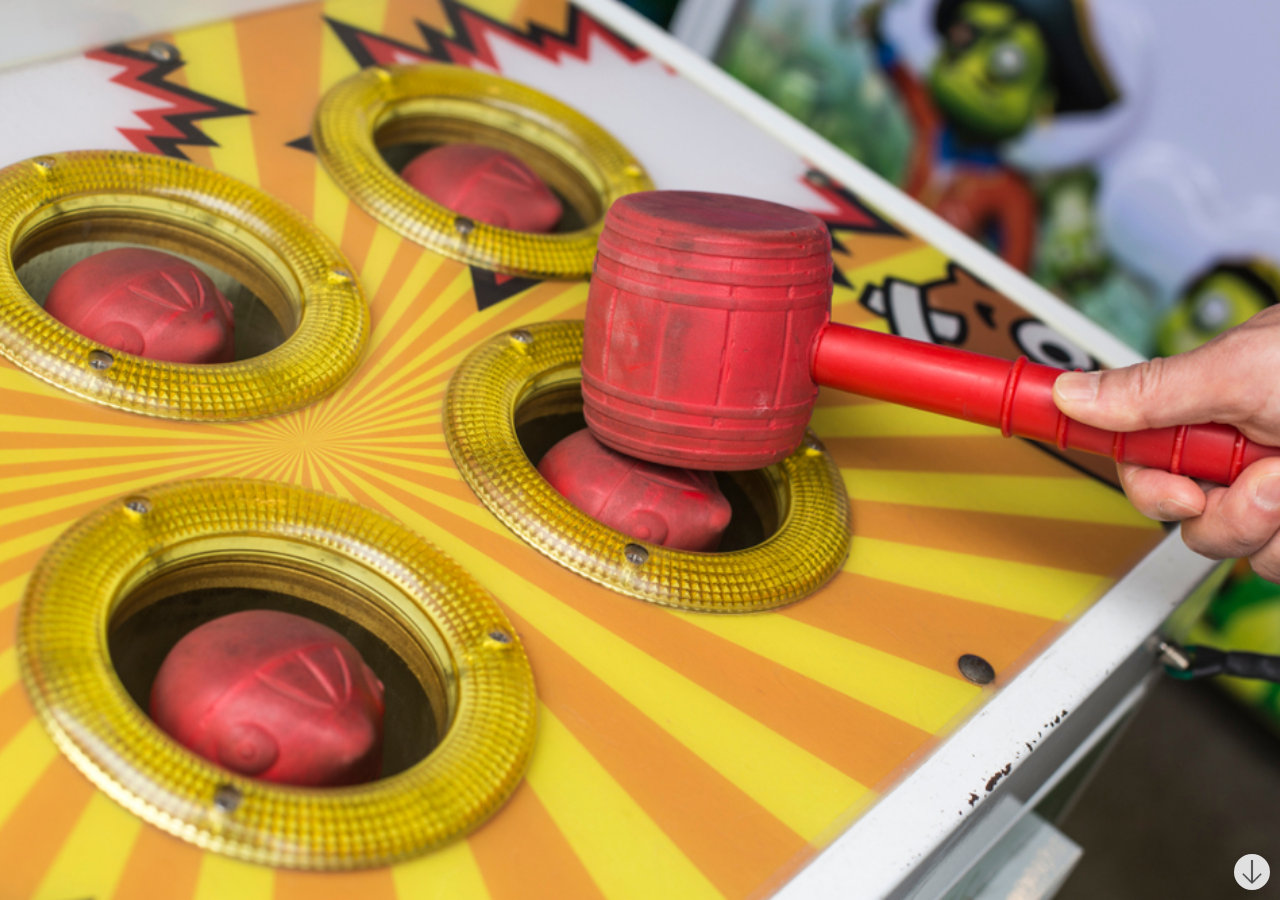
<file: src/html/index.html>
<!DOCTYPE html>
<html lang="en">
<head>
    <meta charset="UTF-8">
    <meta name="viewport" content="width=device-width, initial-scale=1.0">
    <link rel="stylesheet" href="../css/style.css">
    <link rel="stylesheet" href="../css/index.css">
    <title>Whac-a-mole</title>
</head>
<body>
    <section>
        <div class="banner">
            <img src="../../imagens/Whac-A-Mole.jpg" alt="Imagem do jogo físico"/>
        </div>
    </section>
<footer>
    <div class="nextPage">
        <a href="regras.html" class="circulo">
            <img src="../../imagens/arrow-down.png" alt="seta para baixo" class="arrow">
        </a>
    </div>
</footer>
</body>
</html>
</file>
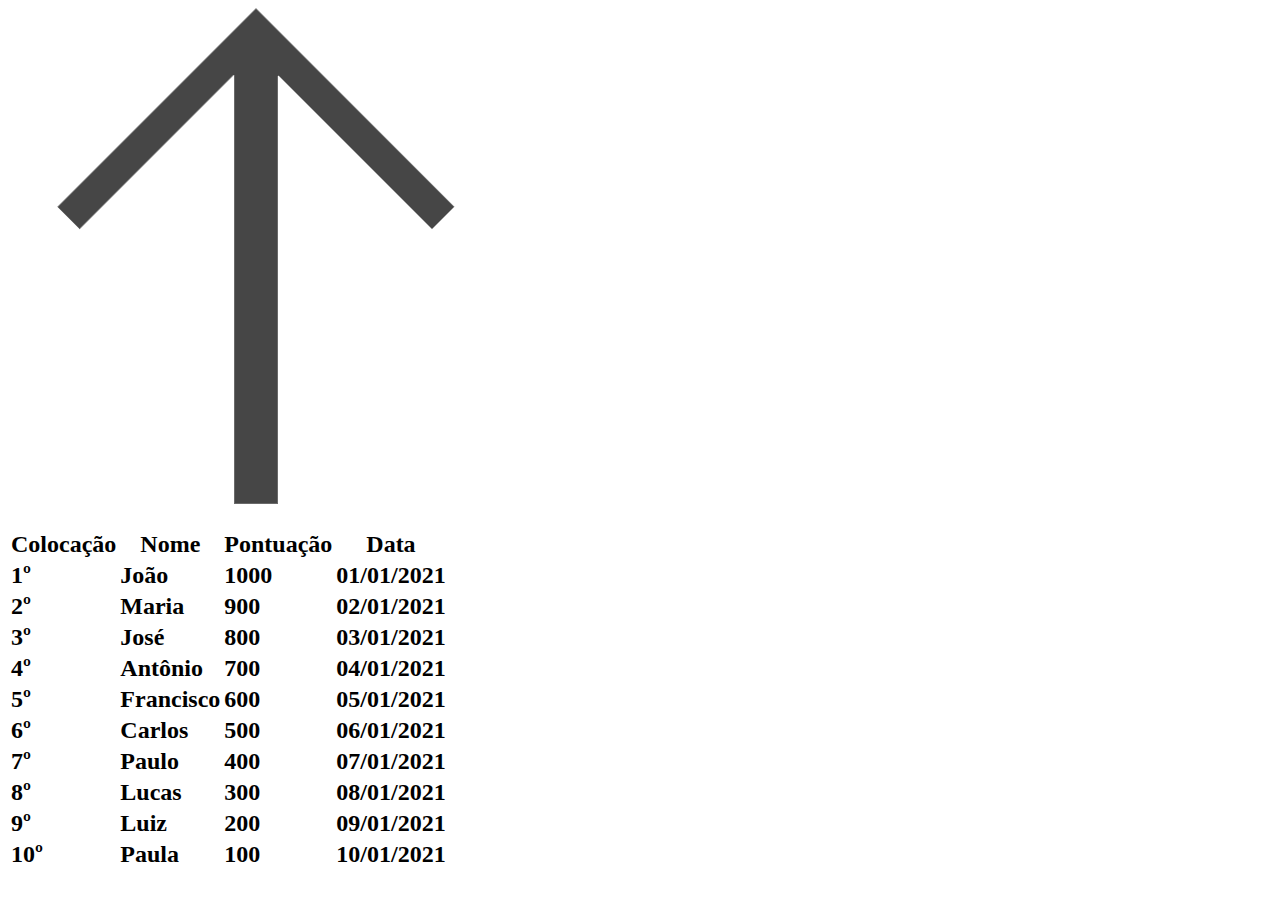
<file: src/recordes.html>
<!DOCTYPE html>
<html lang="en">
<head>
    <meta charset="UTF-8">
    <meta name="viewport" content="width=device-width, initial-scale=1.0">
    <title>Recordes</title>
</head>
<body>
    <header>
        <div class="previousPage">
            <a href="tabuleiro.html" class="circulo">
                <img src="../imagens/arrow-up.png" alt="seta para cima" class="arrow">
            </a>
        </div>
    </header>
    <section>
        <div class="contentBox">
            <h2 class="heading">
                <table>
                    <thead>
                        <tr>
                            <th>Colocação</th>
                            <th>Nome</th>
                            <th>Pontuação</th>
                            <th>Data</th>
                        </tr>
                    </thead>
                    <tbody>
                        <tr>
                            <td>1º</td>
                            <td>João</td>
                            <td>1000</td>
                            <td>01/01/2021</td>
                        </tr>
                        <tr>
                            <td>2º</td>
                            <td>Maria</td>
                            <td>900</td>
                            <td>02/01/2021</td>
                        </tr>
                        <tr>
                            <td>3º</td>
                            <td>José</td>
                            <td>800</td>
                            <td>03/01/2021</td>
                        </tr>
                        <tr>
                            <td>4º</td>
                            <td>Antônio</td>
                            <td>700</td>
                            <td>04/01/2021</td>
                        </tr>
                        <tr>
                            <td>5º</td>
                            <td>Francisco</td>
                            <td>600</td>
                            <td>05/01/2021</td>
                        </tr>
                        <tr>
                            <td>6º</td>
                            <td>Carlos</td>
                            <td>500</td>
                            <td>06/01/2021</td>
                        </tr>
                        <tr>
                            <td>7º</td>
                            <td>Paulo</td>
                            <td>400</td>
                            <td>07/01/2021</td>
                        </tr>
                        <tr>
                            <td>8º</td>
                            <td>Lucas</td>
                            <td>300</td>
                            <td>08/01/2021</td>
                        </tr>
                        <tr>
                            <td>9º</td>
                            <td>Luiz</td>
                            <td>200</td>
                            <td>09/01/2021</td>
                        </tr>
                        <tr>
                            <td>10º</td>
                            <td>Paula</td>
                            <td>100</td>
                            <td>10/01/2021</td>
                        </tr>
                    </tbody>
                </table>
            </h2>
        </div>
    </section>
</body>
</html>
</file>
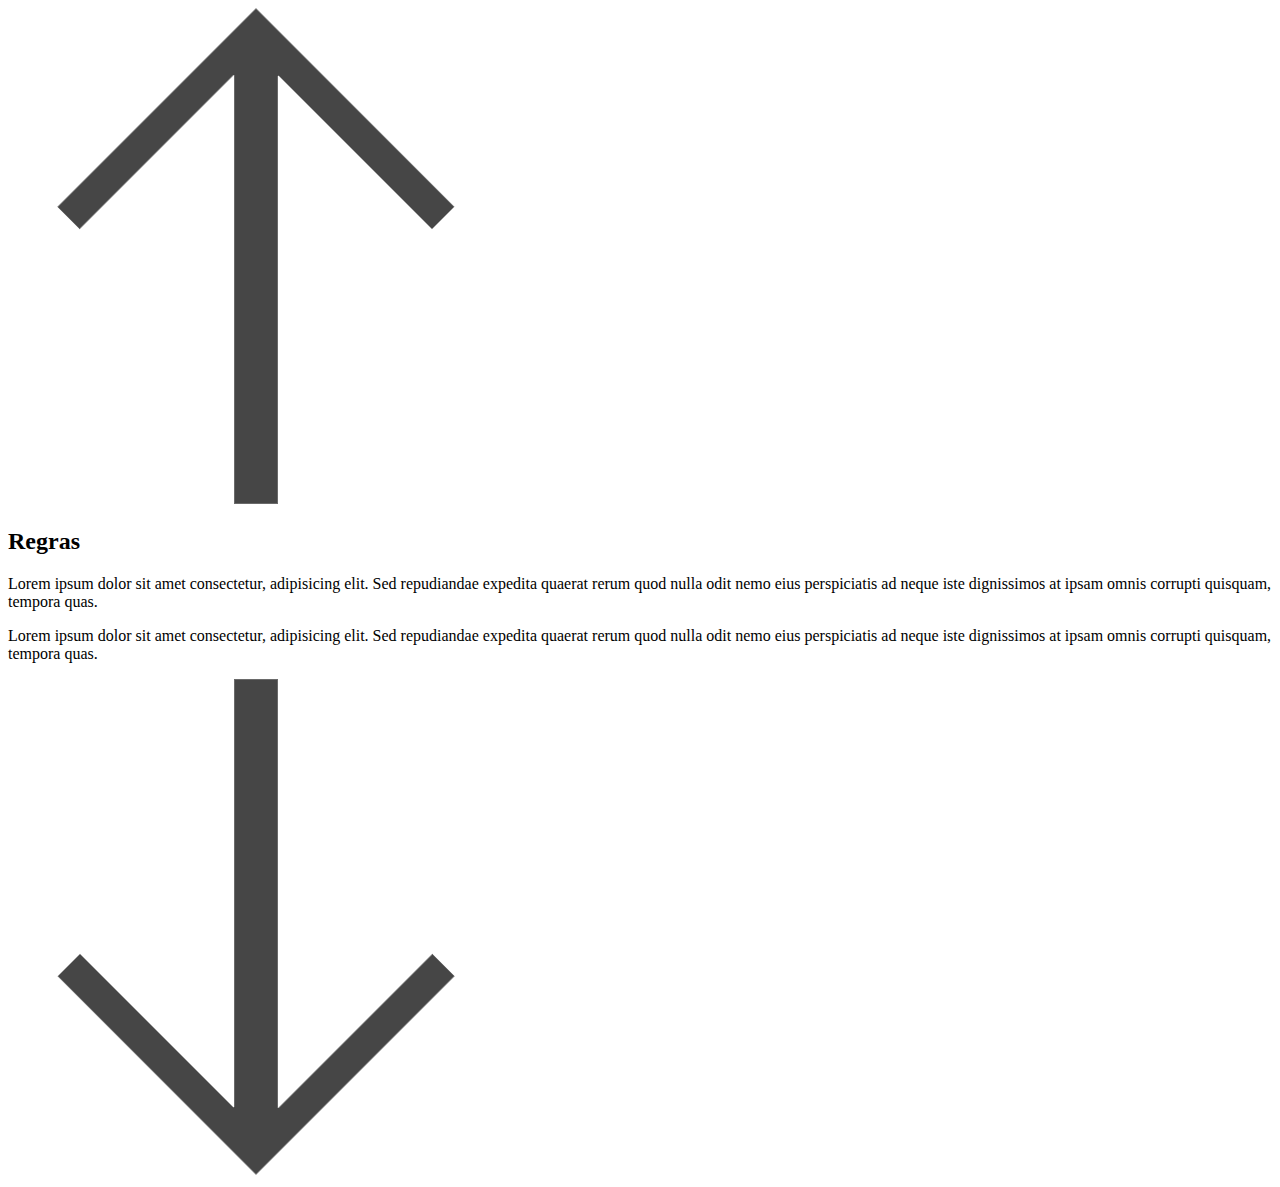
<file: src/regras.html>
<!DOCTYPE html>
<html lang="en">
<head>
    <meta charset="UTF-8">
    <meta name="viewport" content="width=device-width, initial-scale=1.0">
    <title>Regras</title>
</head>
<body>
    <header>
        <div class="previousPage">
            <a href="index.html"class="circulo">
                <img src="../imagens/arrow-up.png" alt="seta para cima" class="arrow">
            </a>
        </div>
    </header>
    <section class="regras">
        <div class="contentBox">
            <h2 class="heading">Regras</h2>
            <p class="text">
                Lorem ipsum dolor sit amet consectetur, adipisicing elit. Sed repudiandae expedita quaerat rerum quod nulla odit nemo eius perspiciatis ad neque iste dignissimos at ipsam omnis corrupti quisquam, tempora quas.
            </p>
            <p class="text">
                Lorem ipsum dolor sit amet consectetur, adipisicing elit. Sed repudiandae expedita quaerat rerum quod nulla odit nemo eius perspiciatis ad neque iste dignissimos at ipsam omnis corrupti quisquam, tempora quas.
            </p>
        </div>
        <div class="imgBox"></div>
    </section>
    <footer>
        <div class="nextPage">
            <a href="tabuleiro.html" class="circulo">
                <img src="../imagens/arrow-down.png" alt="seta para baixo" class="arrow">
            </a>
        </div>
    </footer>
</body>
</html>
</file>
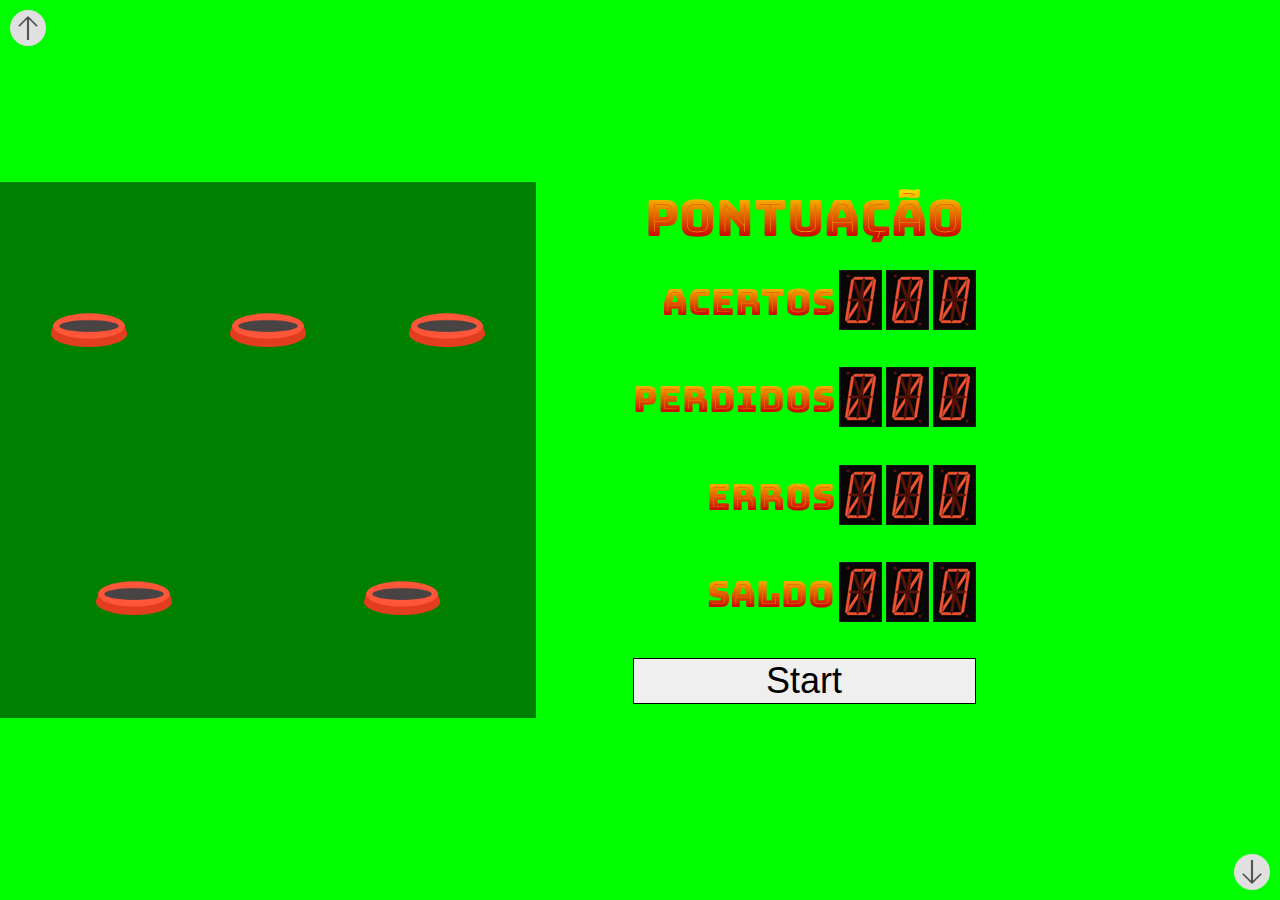
<file: src/tabuleiro.html>
<!DOCTYPE html>
<html lang="en">
<head>
    <meta charset="UTF-8">
    <meta name="viewport" content="width=device-width, initial-scale=1.0">
    <link rel="stylesheet" href="../css/style.css">
    <link rel="stylesheet" href="../css/tabuleiro.css">
    <link rel="preconnect" href="https://fonts.googleapis.com">
    <link rel="preconnect" href="https://fonts.gstatic.com" crossorigin>
    <link href="https://fonts.googleapis.com/css2?family=Bungee+Spice&display=swap" rel="stylesheet">
    <link href="https://cdn.jsdelivr.net/npm/bootstrap@5.0.2/dist/css/bootstrap.min.css" rel="stylesheet" integrity="sha384-EVSTQN3/azprG1Anm3QDgpJLIm9Nao0Yz1ztcQTwFspd3yD65VohhpuuCOmLASjC" crossorigin="anonymous">

    <title>Tabuleiro</title>
</head>
<body>
    <header>
        <div class="previousPage">
            <a href="regras.html" class="circulo">
                <img src="../imagens/arrow-up.png" alt="seta para cima" class="arrow">
            </a>
        </div>
    </header>
    <section class="tabuleiro" id="tabuleiro">
        <div class="gramado" id="idGramado">
            <img src="../imagens/hole.png" alt="buraco vazio" class="hole" id="buraco0">
            <img src="../imagens/hole.png" alt="buraco vazio" class="hole" id="buraco1">
            <img src="../imagens/hole.png" alt="buraco vazio" class="hole" id="buraco2">
            <img src="../imagens/hole.png" alt="buraco vazio" class="hole" id="buraco3">
            <img src="../imagens/hole.png" alt="buraco vazio" class="hole" id="buraco4">
        </div>
    <div class="pontos">
        <table>
            <thead>
                <tr>
                    <th colspan="2">Pontuação</th>
                </tr>
            </thead>
            <tbody>
                <tr>
                    <td>
                        Acertos
                    </td>
                    <td class="pontuacao" id="acertos">
                        <img src="../imagens/caractere_0.gif" alt="0">
                        <img src="../imagens/caractere_0.gif" alt="0">
                        <img src="../imagens/caractere_0.gif" alt="0">
                    </td>
                </tr>
                <tr>
                    <td>
                        Perdidos
                    </td>
                    <td class="pontuacao" id="perdidos">
                        <img src="../imagens/caractere_0.gif" alt="0">
                        <img src="../imagens/caractere_0.gif" alt="0">
                        <img src="../imagens/caractere_0.gif" alt="0">
                    </td>
                </tr>
                <tr>
                    <td>
                        Erros
                    </td>
                    <td class="pontuacao" id="errados">
                        <img src="../imagens/caractere_0.gif" alt="0">
                        <img src="../imagens/caractere_0.gif" alt="0">
                        <img src="../imagens/caractere_0.gif" alt="0">
                    </td>
                </tr>
                <tr>
                    <td>
                        Saldo
                    </td>
                    <td class="pontuacao" id="saldo">
                        <img src="../imagens/caractere_0.gif" alt="0">
                        <img src="../imagens/caractere_0.gif" alt="0">
                        <img src="../imagens/caractere_0.gif" alt="0">
                    </td>
                </tr>
                <tr>
                    <td colspan="2">
                        <button id="start" class="btn btn-light">Start</button>
                    </td>
                </tr>
            </tbody>
        </table>
    </div>
</section>
<footer>
    <div class="nextPage">
        <a href="recordes.html" class="circulo">
            <img src="../imagens/arrow-down.png" alt="seta para baixo" class="arrow">
        </a>
    </div>
</body>
</html>
</file>
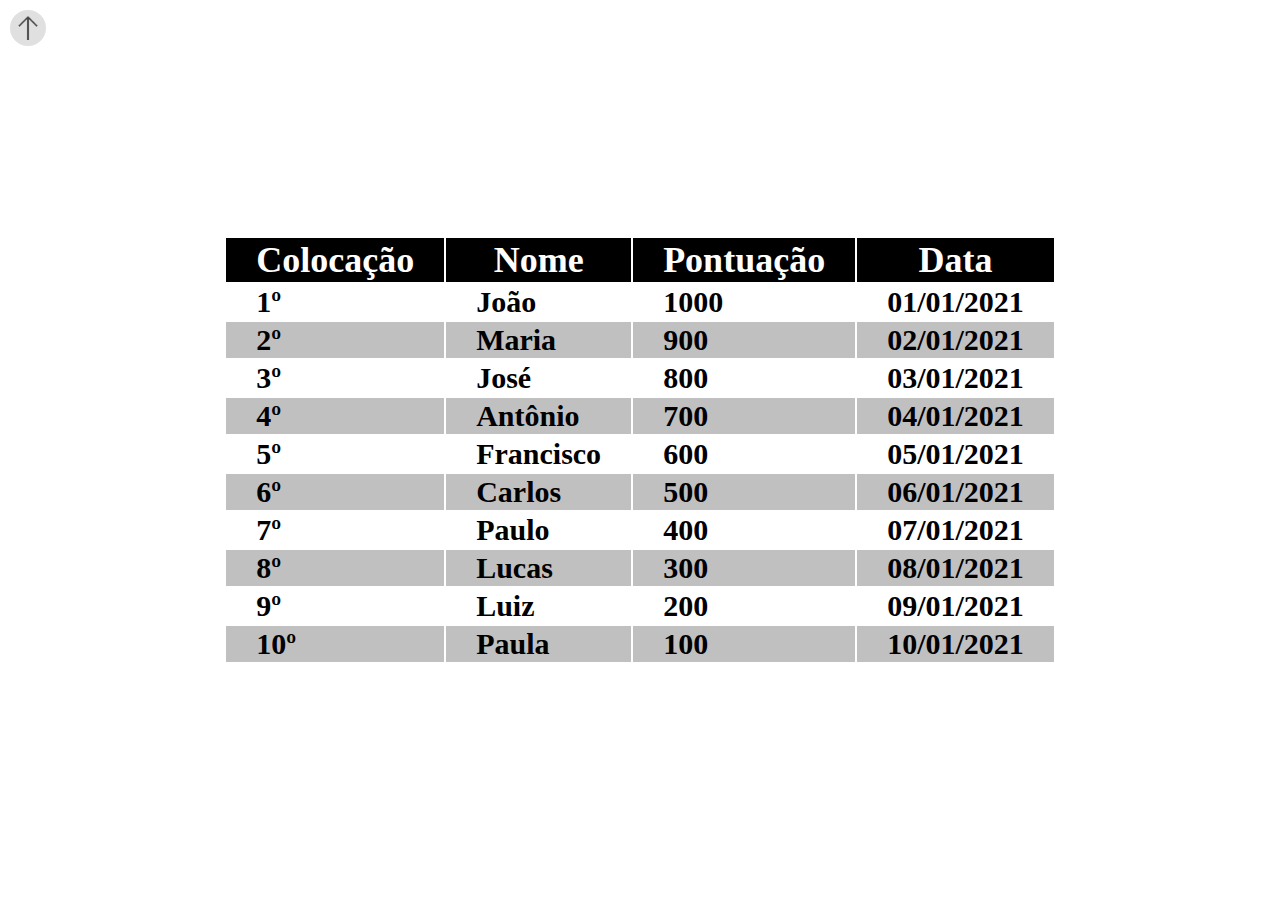
<file: src/html/recordes.html>
<!DOCTYPE html>
<html lang="en">
<head>
    <meta charset="UTF-8">
    <meta name="viewport" content="width=device-width, initial-scale=1.0">
    <link rel="stylesheet" href="../css/style.css">
    <link rel="stylesheet" href="../css/recordes.css">
    <title>Recordes</title>
</head>
<body>
    <header>
        <div class="previousPage">
            <a href="tabuleiro.html" class="circulo">
                <img src="../../imagens/arrow-up.png" alt="seta para cima" class="arrow">
            </a>
        </div>
    </header>
    <section>
        <div class="recordes">
            <h2 class="heading">
                <table>
                    <thead>
                        <tr>
                            <th>Colocação</th>
                            <th>Nome</th>
                            <th>Pontuação</th>
                            <th>Data</th>
                        </tr>
                    </thead>
                    <tbody>
                        <tr>
                            <td>1º</td>
                            <td>João</td>
                            <td>1000</td>
                            <td>01/01/2021</td>
                        </tr>
                        <tr>
                            <td>2º</td>
                            <td>Maria</td>
                            <td>900</td>
                            <td>02/01/2021</td>
                        </tr>
                        <tr>
                            <td>3º</td>
                            <td>José</td>
                            <td>800</td>
                            <td>03/01/2021</td>
                        </tr>
                        <tr>
                            <td>4º</td>
                            <td>Antônio</td>
                            <td>700</td>
                            <td>04/01/2021</td>
                        </tr>
                        <tr>
                            <td>5º</td>
                            <td>Francisco</td>
                            <td>600</td>
                            <td>05/01/2021</td>
                        </tr>
                        <tr>
                            <td>6º</td>
                            <td>Carlos</td>
                            <td>500</td>
                            <td>06/01/2021</td>
                        </tr>
                        <tr>
                            <td>7º</td>
                            <td>Paulo</td>
                            <td>400</td>
                            <td>07/01/2021</td>
                        </tr>
                        <tr>
                            <td>8º</td>
                            <td>Lucas</td>
                            <td>300</td>
                            <td>08/01/2021</td>
                        </tr>
                        <tr>
                            <td>9º</td>
                            <td>Luiz</td>
                            <td>200</td>
                            <td>09/01/2021</td>
                        </tr>
                        <tr>
                            <td>10º</td>
                            <td>Paula</td>
                            <td>100</td>
                            <td>10/01/2021</td>
                        </tr>
                    </tbody>
                </table>
            </h2>
        </div>
    </section>
</body>
</html>
</file>
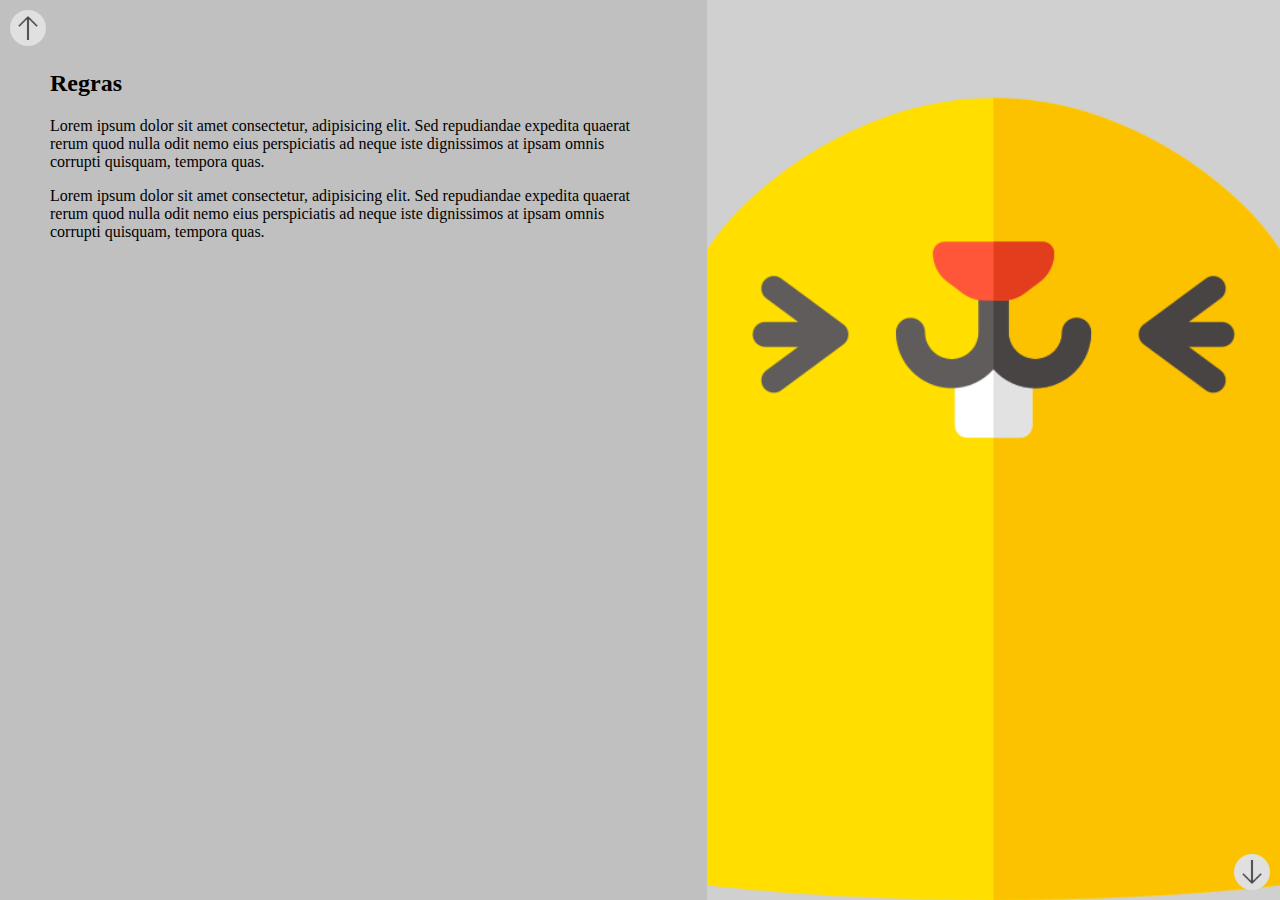
<file: src/html/regras.html>
<!DOCTYPE html>
<html lang="en">
<head>
    <meta charset="UTF-8">
    <meta name="viewport" content="width=device-width, initial-scale=1.0">
    <link rel="stylesheet" href="../css/style.css">
    <link rel="stylesheet" href="../css/regras.css">
    <title>Regras</title>
</head>
<body>
    <header>
        <div class="previousPage">
            <a href="index.html"class="circulo">
                <img src="../../imagens/arrow-up.png" alt="seta para cima" class="arrow">
            </a>
        </div>
    </header>
    <section class="regras">
        <div class="contentBox">
            <h2 class="heading">Regras</h2>
            <p class="text">
                Lorem ipsum dolor sit amet consectetur, adipisicing elit. Sed repudiandae expedita quaerat rerum quod nulla odit nemo eius perspiciatis ad neque iste dignissimos at ipsam omnis corrupti quisquam, tempora quas.
            </p>
            <p class="text">
                Lorem ipsum dolor sit amet consectetur, adipisicing elit. Sed repudiandae expedita quaerat rerum quod nulla odit nemo eius perspiciatis ad neque iste dignissimos at ipsam omnis corrupti quisquam, tempora quas.
            </p>
        </div>
        <div class="imgBox"></div>
    </section>
    <footer>
        <div class="nextPage">
            <a href="tabuleiro.html" class="circulo">
                <img src="../../imagens/arrow-down.png" alt="seta para baixo" class="arrow">
            </a>
        </div>
    </footer>
</body>
</html>
</file>
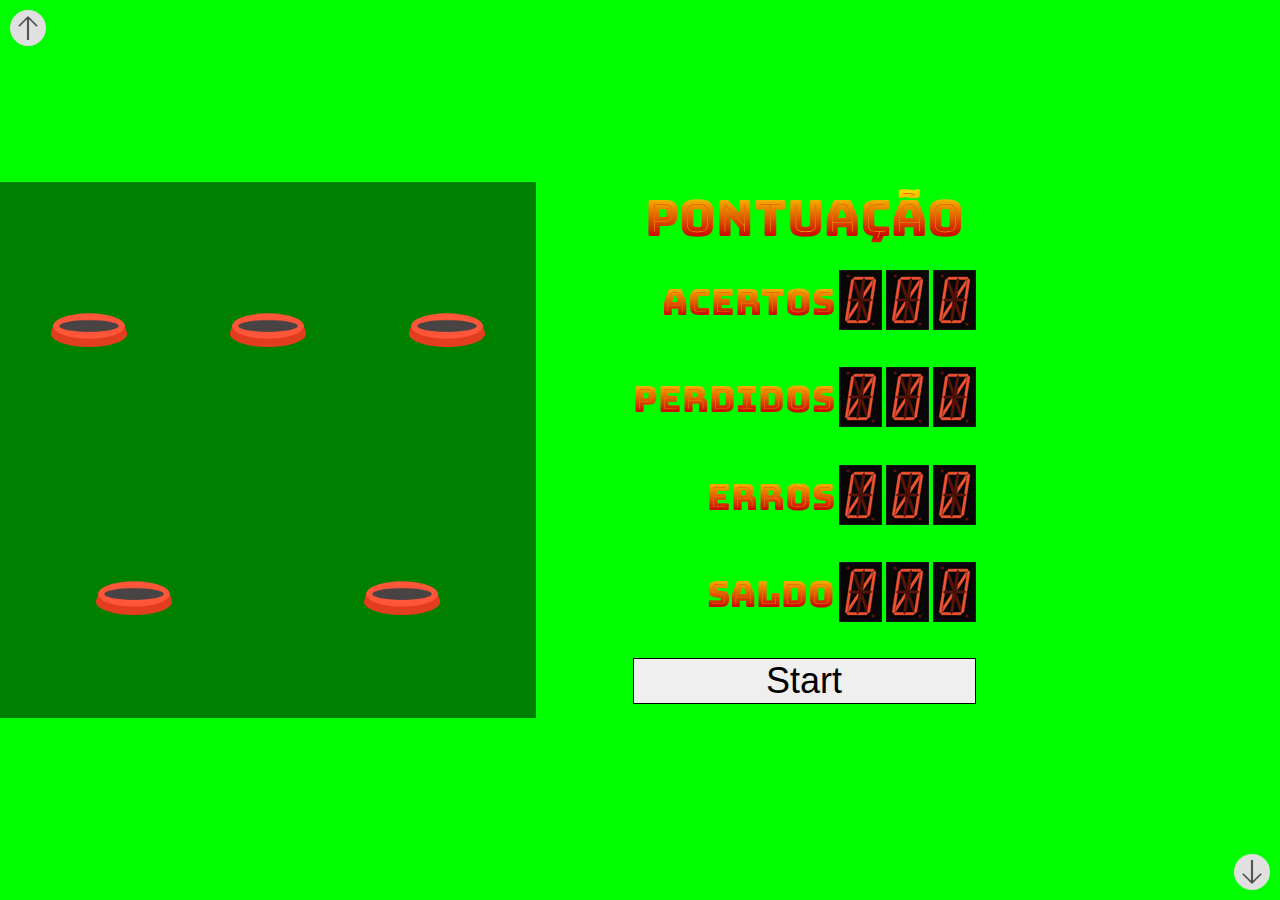
<file: src/html/tabuleiro.html>
<!DOCTYPE html>
<html lang="en">
<head>
    <meta charset="UTF-8">
    <meta name="viewport" content="width=device-width, initial-scale=1.0">
    <link rel="stylesheet" href="../css/style.css">
    <link rel="stylesheet" href="../css/tabuleiro.css">
    <link rel="preconnect" href="https://fonts.googleapis.com">
    <link rel="preconnect" href="https://fonts.gstatic.com" crossorigin>
    <link href="https://fonts.googleapis.com/css2?family=Bungee+Spice&display=swap" rel="stylesheet">
    <link href="https://cdn.jsdelivr.net/npm/bootstrap@5.0.2/dist/css/bootstrap.min.css" rel="stylesheet" integrity="sha384-EVSTQN3/azprG1Anm3QDgpJLIm9Nao0Yz1ztcQTwFspd3yD65VohhpuuCOmLASjC" crossorigin="anonymous">

    <title>Tabuleiro</title>
</head>
<body>
    <header>
        <div class="previousPage">
            <a href="regras.html" class="circulo">
                <img src="../../imagens/arrow-up.png" alt="seta para cima" class="arrow">
            </a>
        </div>
    </header>
    <section class="tabuleiro" id="tabuleiro">
        <div class="gramado" id="idGramado">
            <img src="../../imagens/hole.png" alt="buraco vazio" class="hole" id="buraco0">
            <img src="../../imagens/hole.png" alt="buraco vazio" class="hole" id="buraco1">
            <img src="../../imagens/hole.png" alt="buraco vazio" class="hole" id="buraco2">
            <img src="../../imagens/hole.png" alt="buraco vazio" class="hole" id="buraco3">
            <img src="../../imagens/hole.png" alt="buraco vazio" class="hole" id="buraco4">
        </div>
    <div class="pontos">
        <table>
            <thead>
                <tr>
                    <th colspan="2">Pontuação</th>
                </tr>
            </thead>
            <tbody>
                <tr>
                    <td>
                        Acertos
                    </td>
                    <td class="pontuacao" id="acertos">
                        <img src="../../imagens/caractere_0.gif" alt="0">
                        <img src="../../imagens/caractere_0.gif" alt="0">
                        <img src="../../imagens/caractere_0.gif" alt="0">
                    </td>
                </tr>
                <tr>
                    <td>
                        Perdidos
                    </td>
                    <td class="pontuacao" id="perdidos">
                        <img src="../../imagens/caractere_0.gif" alt="0">
                        <img src="../../imagens/caractere_0.gif" alt="0">
                        <img src="../../imagens/caractere_0.gif" alt="0">
                    </td>
                </tr>
                <tr>
                    <td>
                        Erros
                    </td>
                    <td class="pontuacao" id="errados">
                        <img src="../../imagens/caractere_0.gif" alt="0">
                        <img src="../../imagens/caractere_0.gif" alt="0">
                        <img src="../../imagens/caractere_0.gif" alt="0">
                    </td>
                </tr>
                <tr>
                    <td>
                        Saldo
                    </td>
                    <td class="pontuacao" id="saldo">
                        <img src="../../imagens/caractere_0.gif" alt="0">
                        <img src="../../imagens/caractere_0.gif" alt="0">
                        <img src="../../imagens/caractere_0.gif" alt="0">
                    </td>
                </tr>
                <tr>
                    <td colspan="2">
                        <button id="start" class="btn btn-light">Start</button>
                    </td>
                </tr>
            </tbody>
        </table>
    </div>
</section>
<footer>
    <div class="nextPage">
        <a href="recordes.html" class="circulo">
            <img src="../../imagens/arrow-down.png" alt="seta para baixo" class="arrow">
        </a>
    </div>
</body>
<script src="../js/jogo.js"></script>
</html>
</file>
<file: src/css/style.css>
body{
    margin: 0;
    padding: 0;
    border: 0;
}

.nextPage{
    position: fixed;
    bottom: 10px;
    right: 10px;   
    display: flex;
    justify-content: center;
    align-items: center;
    z-index: 3;
}

.previousPage {
    position: fixed;
    top: 10px;
    left: 10px;   
    display: flex;
    justify-content: center;
    align-items: center;
    z-index: 3;
}

.circulo {
    width: 36px;
    height: 36px;
    background-color: #e0e0e0;
    border-radius: 50%;
    display: flex;
    align-items: center;
    justify-content: center;
}

.arrow {
    width: 24px;
    height: 24px;

}
</file>
<file: src/css/index.css>
.banner {
    height: 100vh;
    padding: 0;
}

.banner img {
   position: absolute;
   top: 0;
    left: 0;
    width: 100%;
    height: 100%;
    object-fit: cover;
}
</file>
<file: css/style.css>
body{
    margin: 0;
    padding: 0;
    border: 0;
}

.nextPage{
    position: fixed;
    bottom: 10px;
    right: 10px;   
    display: flex;
    justify-content: center;
    align-items: center;
    z-index: 3;
}

.previousPage {
    position: fixed;
    top: 10px;
    left: 10px;   
    display: flex;
    justify-content: center;
    align-items: center;
    z-index: 3;
}

.circulo {
    width: 36px;
    height: 36px;
    background-color: #e0e0e0;
    border-radius: 50%;
    display: flex;
    align-items: center;
    justify-content: center;
}

.arrow {
    width: 24px;
    height: 24px;

}
</file>
<file: css/tabuleiro.css>
.tabuleiro {
    height: 100vh;
    display: flex;
    align-items: center;
    justify-items: center;
    background-color: #00ff00;
}

.gramado{
    width: 536px;
    height: 536px;
    background-color: #008000;
    display: flex;
    align-items: center;
    justify-content: space-around;
    flex-wrap: wrap;
    cursor: url(../imagens/hammer.png), crosscrosshair;
    padding: 0px;
}

.gramado img {
    padding: 25px 50px 25px 50px;
    box-sizing: content-box;
    width: 76px;
    height: 61px;
}

.pontos{
    width: 536px;
    height: 536px;
    display: flex;
    justify-content: center;
}

.pontos th {
    font-size: 50px;
    font-family: 'Bungee Spice', sans-serif;
    text-align: center;
}

.pontos td:first-child {
    text-align: right;
    font-size: 36px;
    font-family: 'Bungee Spice', sans-serif;
}

#start{
    width: 100%;
    font-size: 36px;
    border: 1px solid #000;
}

@media (max-width:991px){
    .tabuleiro {
        flex-direction: column-reverse;
        height: 100%;
    }

    .gramado{
        width: 400px;
        height: 400px;
    }

    .gramado img {
        padding: 10px 30px 10px 30px;
    }

    .pontos{
        width: 400px;
        height: 400px;
    }

    .pontos th {
        font-size: 30px;
    }

    .pontos td:first-child {
        font-size: 20px;
    }

}
</file>
<file: src/css/recordes.css>
.recordes {
    height: 100vh;
    display: flex;
    align-items: center;
    justify-content: center;
}

.recordes th {
    background-color: #000;
    color: #fff;
    text-align: center;
    font-size: 36px;
    padding-left: 30px;
    padding-right: 30px;
}

.recordes td {
    padding-left: 30px;
    padding-right: 30px;
    font-size: 30px;
}

.recordes tr:nth-child(even){
    background-color: #c0c0c0;
}

.recordes td:first-child td:nth-child(3){
    text-align: right;
}

@media (max-width:991px){
    .recordes tr th{
        padding-left: 10px;
        padding-right: 10px;
    }
    .recordes th{
        font-size: 18px;
    }

    .recordes td{
        padding-left: 10px;
        padding-right: 10px;
        font-size: 15px;
    }
}
</file>
<file: src/css/regras.css>
.regras{
    height: 100vh;
    display: flex;
    background-color: #d0d0d0;
}

.regras .contentBox{
    width: unset;
    padding: 50px;
    background-color: #c0c0c0;
}

.regras .imgBox{
    width: 100%;
    background-size: cover;
    background-position: center;
    background-repeat: no-repeat;
    background-image: url(../../imagens/Mole.png);
}

@media (max-width:991px){
    .regras{
        flex-direction: column;
    }

    .regras .imgBox{
        height: 100%;
    }
}
</file>
<file: src/css/tabuleiro.css>
.tabuleiro {
    height: 100vh;
    display: flex;
    align-items: center;
    justify-items: center;
    background-color: #00ff00;
}

.gramado{
    width: 536px;
    height: 536px;
    background-color: #008000;
    display: flex;
    align-items: center;
    justify-content: space-around;
    flex-wrap: wrap;
    cursor: url(../imagens/hammer.png), crosscrosshair;
    padding: 0px;
}

.gramado img {
    padding: 25px 50px 25px 50px;
    box-sizing: content-box;
    width: 76px;
    height: 61px;
}

.pontos{
    width: 536px;
    height: 536px;
    display: flex;
    justify-content: center;
}

.pontos th {
    font-size: 50px;
    font-family: 'Bungee Spice', sans-serif;
    text-align: center;
}

.pontos td:first-child {
    text-align: right;
    font-size: 36px;
    font-family: 'Bungee Spice', sans-serif;
}

#start{
    width: 100%;
    font-size: 36px;
    border: 1px solid #000;
}

@media (max-width:991px){
    .tabuleiro {
        flex-direction: column-reverse;
        height: 100%;
    }

    .gramado{
        width: 400px;
        height: 400px;
    }

    .gramado img {
        padding: 10px 30px 10px 30px;
    }

    .pontos{
        width: 400px;
        height: 400px;
    }

    .pontos th {
        font-size: 30px;
    }

    .pontos td:first-child {
        font-size: 20px;
    }

}
</file>
